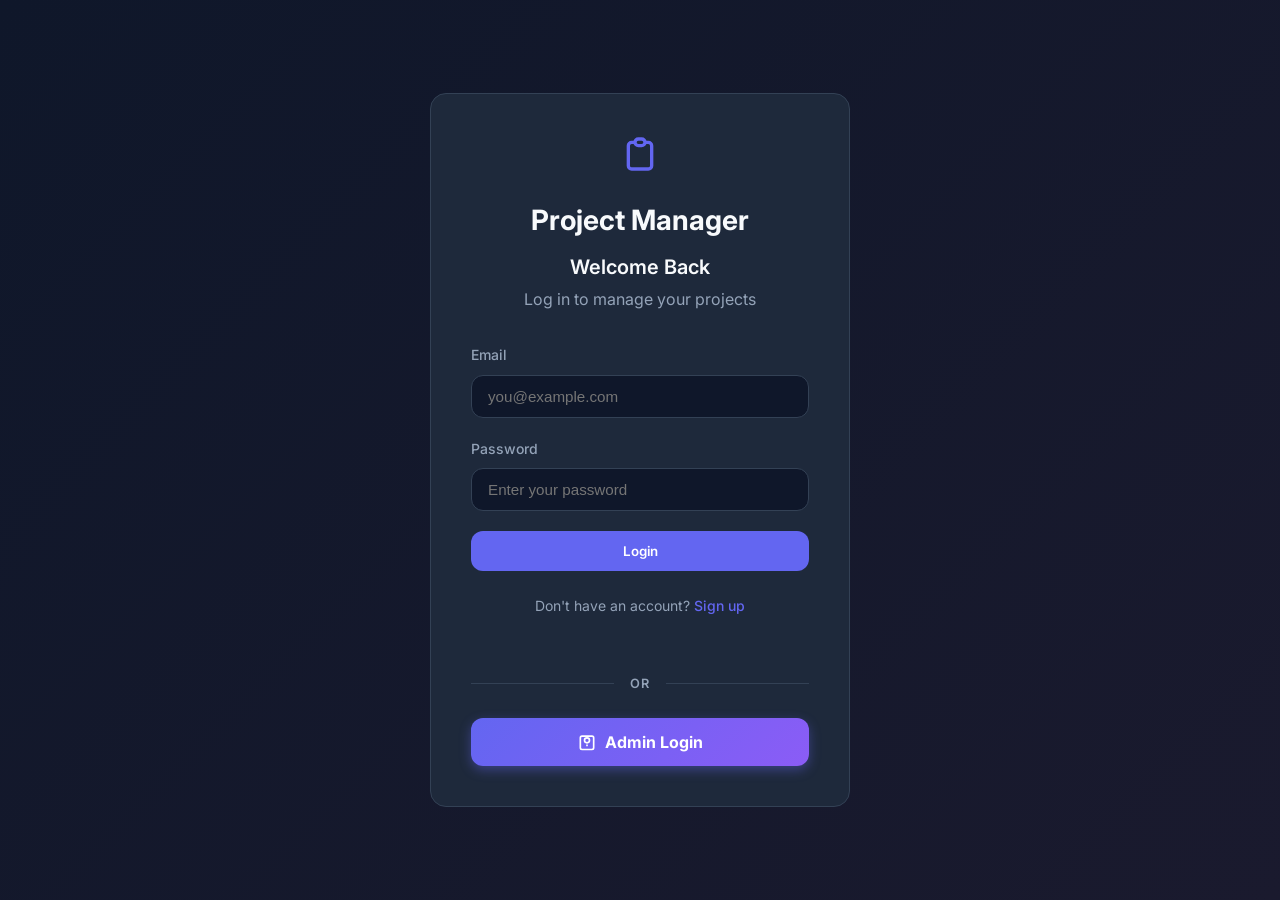
<file: target/classes/static/index.html>
<!DOCTYPE html>
<html lang="en">
<head>
    <meta charset="UTF-8">
    <meta name="viewport" content="width=device-width, initial-scale=1.0">
    <title>ProjectManager | Login</title>
    <link rel="stylesheet" href="style.css">
    <link href="https://fonts.googleapis.com/css2?family=Inter:wght@400;600;700&display=swap" rel="stylesheet">
</head>
<body>
    <div class="auth-container">
        <div class="auth-card">
            <div class="logo">
                <svg width="40" height="40" viewBox="0 0 24 24" fill="none" stroke="currentColor" stroke-width="2">
                    <path d="M9 5H7a2 2 0 00-2 2v12a2 2 0 002 2h10a2 2 0 002-2V7a2 2 0 00-2-2h-2M9 5a2 2 0 002 2h2a2 2 0 002-2M9 5a2 2 0 012-2h2a2 2 0 012 2"/>
                </svg>
            </div>
            <h2>Project Manager</h2>

            <div id="login-form">
                <h3>Welcome Back</h3>
                <p class="text-muted">Log in to manage your projects</p>
                <form id="loginForm">
                    <div class="form-group">
                        <label for="loginEmail">Email</label>
                        <input type="email" id="loginEmail" placeholder="you@example.com" required>
                    </div>
                    <div class="form-group">
                        <label for="loginPassword">Password</label>
                        <input type="password" id="loginPassword" placeholder="Enter your password" required>
                    </div>
                    <button type="submit" class="btn-primary btn-block">Login</button>
                </form>
                <p class="form-footer">
                    Don't have an account? <a href="#" id="showSignup">Sign up</a>
                </p>
            </div>

            <div class="admin-login-section">
                <div class="divider">
                    <span>OR</span>
                </div>
                <button type="button" class="btn-admin-login" id="showAdminLogin">
                    <svg width="20" height="20" viewBox="0 0 24 24" fill="none" stroke="currentColor" stroke-width="2">
                        <path d="M12 15v2m-6 4h12a2 2 0 002-2v-12a2 2 0 00-2-2h-12a2 2 0 00-2 2v12a2 2 0 002 2z"/>
                        <circle cx="12" cy="10" r="3"/>
                    </svg>
                    Admin Login
                </button>
            </div>

            <div id="admin-login-form" class="hidden">
                <div class="admin-header">
                    <svg width="32" height="32" viewBox="0 0 24 24" fill="none" stroke="currentColor" stroke-width="2">
                        <path d="M12 15v2m-6 4h12a2 2 0 002-2v-12a2 2 0 00-2-2h-12a2 2 0 00-2 2v12a2 2 0 002 2z"/>
                        <circle cx="12" cy="10" r="3"/>
                    </svg>
                    <h3>Admin Portal</h3>
                    <p class="text-muted">Restricted access for administrators</p>
                </div>
                <form id="adminLoginForm">
                    <div class="form-group">
                        <label for="adminEmail">Admin Email</label>
                        <input type="email" id="adminEmail" placeholder="admin@example.com" required>
                    </div>
                    <div class="form-group">
                        <label for="adminPassword">Admin Password</label>
                        <input type="password" id="adminPassword" placeholder="Enter admin password" required>
                    </div>
                    <button type="submit" class="btn-primary btn-block">Admin Login</button>
                </form>
                <p class="form-footer">
                    <a href="#" id="showUserLogin">← Back to User Login</a>
                </p>
            </div>

            <div id="signup-form" class="hidden">
                <h3>Create Account</h3>
                <p class="text-muted">Join and start tracking your work</p>
                <form id="signupForm">
                    <div class="form-group">
                        <label for="signupName">Full Name</label>
                        <input type="text" id="signupName" placeholder="John Doe" required>
                    </div>
                    <div class="form-group">
                        <label for="signupEmail">Email</label>
                        <input type="email" id="signupEmail" placeholder="john@example.com" required>
                    </div>
                    <div class="form-group">
                        <label for="signupPassword">Password</label>
                        <input type="password" id="signupPassword" placeholder="Min 6 characters" required>
                    </div>
                    <button type="submit" class="btn-primary btn-block">Sign Up</button>
                </form>
                <p class="form-footer">
                    Already have an account? <a href="#" id="showLogin">Login</a>
                </p>
            </div>
        </div>
    </div>
    <script src="auth.js"></script>
</body>
</html>
</file>
<file: target/classes/static/style.css>
:root {
    --primary: #6366f1;
    --primary-hover: #4f46e5;
    --primary-light: rgba(99, 102, 241, 0.1);
    --bg-dark: #0f172a;
    --bg-card: #1e293b;
    --bg-input: #0f172a;
    --border: #334155;
    --text-main: #f8fafc;
    --text-muted: #94a3b8;
    --success: #10b981;
    --warning: #f59e0b;
    --danger: #ef4444;
    --info: #3b82f6;
    --glass: rgba(30, 41, 59, 0.8);
    --shadow: 0 4px 6px -1px rgba(0, 0, 0, 0.3);
    --radius: 0.75rem;
}

* {
    margin: 0;
    padding: 0;
    box-sizing: border-box;
}

body {
    font-family: 'Inter', -apple-system, BlinkMacSystemFont, sans-serif;
    background-color: var(--bg-dark);
    color: var(--text-main);
    line-height: 1.6;
    min-height: 100vh;
}

.container {
    max-width: 1280px;
    margin: 0 auto;
    padding: 2rem;
}

h1 { font-size: 1.875rem; font-weight: 700; }
h2 { font-size: 1.5rem; font-weight: 700; }
h3 { font-size: 1.25rem; font-weight: 600; }
h4 { font-size: 1.1rem; font-weight: 600; }

.text-muted { color: var(--text-muted); }

.hidden { display: none !important; }

/* Navigation */
.nav {
    display: flex;
    justify-content: space-between;
    align-items: center;
    padding: 1rem 2rem;
    background: var(--bg-card);
    border-bottom: 1px solid var(--border);
    position: sticky;
    top: 0;
    z-index: 50;
}

.nav-brand {
    display: flex;
    align-items: center;
    gap: 0.75rem;
    color: var(--primary);
    font-weight: 700;
    font-size: 1.1rem;
}

.btn-back {
    display: flex;
    align-items: center;
    gap: 0.5rem;
    background: transparent;
    color: var(--text-muted);
    border: 1px solid var(--border);
    padding: 0.5rem 1rem;
    border-radius: var(--radius);
    cursor: pointer;
    transition: all 0.2s;
}

.btn-back:hover {
    color: var(--text-main);
    border-color: var(--primary);
}

.nav-actions {
    display: flex;
    align-items: center;
    gap: 1rem;
}

.user-badge {
    background: var(--primary-light);
    color: var(--primary);
    padding: 0.4rem 1rem;
    border-radius: 2rem;
    font-size: 0.875rem;
    font-weight: 600;
}

.btn-icon {
    background: transparent;
    border: 1px solid var(--border);
    color: var(--text-muted);
    padding: 0.5rem;
    border-radius: var(--radius);
    cursor: pointer;
    transition: all 0.2s;
}

.btn-icon:hover {
    color: var(--danger);
    border-color: var(--danger);
}

/* Auth Page */
.auth-container {
    min-height: 100vh;
    display: flex;
    align-items: center;
    justify-content: center;
    padding: 2rem;
    background: linear-gradient(135deg, var(--bg-dark) 0%, #1a1a2e 100%);
}

.auth-card {
    background: var(--bg-card);
    border: 1px solid var(--border);
    border-radius: 1rem;
    padding: 2.5rem;
    width: 100%;
    max-width: 420px;
    text-align: center;
}

.logo {
    display: flex;
    justify-content: center;
    margin-bottom: 1.5rem;
    color: var(--primary);
}

.auth-card h2 {
    font-size: 1.75rem;
    margin-bottom: 0.5rem;
}

.auth-card h3 {
    margin-bottom: 0.25rem;
}

.auth-card .text-muted {
    margin-bottom: 2rem;
}

/* Form Styles */
.form-group {
    margin-bottom: 1.25rem;
    text-align: left;
}

.form-group label {
    display: block;
    font-size: 0.875rem;
    font-weight: 500;
    margin-bottom: 0.5rem;
    color: var(--text-muted);
}

.form-group input,
.form-group textarea,
.form-group select {
    width: 100%;
    padding: 0.75rem 1rem;
    background: var(--bg-input);
    border: 1px solid var(--border);
    border-radius: var(--radius);
    color: var(--text-main);
    font-size: 0.95rem;
    transition: border-color 0.2s;
}

.form-group input:focus,
.form-group textarea:focus,
.form-group select:focus {
    outline: none;
    border-color: var(--primary);
}

.form-group textarea {
    resize: vertical;
    min-height: 80px;
}

.form-group-inline {
    display: flex;
    gap: 0.75rem;
}

.form-group-inline input {
    flex: 1;
}

.form-footer {
    margin-top: 1.5rem;
    font-size: 0.875rem;
    color: var(--text-muted);
}

.form-footer a {
    color: var(--primary);
    text-decoration: none;
    font-weight: 500;
}

.form-footer a:hover {
    text-decoration: underline;
}

/* Buttons */
button {
    cursor: pointer;
    border: none;
    border-radius: var(--radius);
    font-weight: 600;
    transition: all 0.2s;
    font-family: inherit;
}

.btn-primary {
    background: var(--primary);
    color: white;
    padding: 0.75rem 1.5rem;
    display: inline-flex;
    align-items: center;
    justify-content: center;
    gap: 0.5rem;
}

.btn-primary:hover {
    background: var(--primary-hover);
    transform: translateY(-1px);
}

.btn-primary:disabled {
    opacity: 0.6;
    cursor: not-allowed;
    transform: none;
}

.btn-secondary {
    background: transparent;
    color: var(--text-muted);
    padding: 0.75rem 1.5rem;
    border: 1px solid var(--border);
}

.btn-secondary:hover {
    background: var(--bg-card);
    color: var(--text-main);
}

.btn-block {
    width: 100%;
}

.btn-sm {
    padding: 0.4rem 0.75rem;
    font-size: 0.8rem;
    display: inline-flex;
    align-items: center;
    gap: 0.35rem;
    border-radius: 0.5rem;
}

.btn-view {
    background: var(--primary-light);
    color: var(--primary);
}

.btn-view:hover {
    background: var(--primary);
    color: white;
}

.btn-edit {
    background: rgba(59, 130, 246, 0.1);
    color: var(--info);
}

.btn-edit:hover {
    background: var(--info);
    color: white;
}

.btn-delete {
    background: rgba(239, 68, 68, 0.1);
    color: var(--danger);
}

.btn-delete:hover {
    background: var(--danger);
    color: white;
}

.btn-members {
    background: rgba(16, 185, 129, 0.1);
    color: var(--success);
}

.btn-members:hover {
    background: var(--success);
    color: white;
}

.btn-close {
    background: transparent;
    color: var(--text-muted);
    font-size: 1.5rem;
    padding: 0.25rem;
    line-height: 1;
}

.btn-close:hover {
    color: var(--text-main);
}

/* Page Header */
.page-header {
    display: flex;
    justify-content: space-between;
    align-items: flex-start;
    margin-bottom: 2rem;
    gap: 1rem;
    flex-wrap: wrap;
}

.page-header h1 {
    margin-bottom: 0.25rem;
}

/* Stats Grid */
.stats-grid {
    display: grid;
    grid-template-columns: repeat(auto-fit, minmax(180px, 1fr));
    gap: 1.25rem;
    margin-bottom: 2.5rem;
}

.stat-card {
    background: var(--bg-card);
    border: 1px solid var(--border);
    border-radius: var(--radius);
    padding: 1.25rem;
    display: flex;
    align-items: center;
    gap: 1rem;
}

.stat-icon {
    width: 48px;
    height: 48px;
    border-radius: 0.75rem;
    display: flex;
    align-items: center;
    justify-content: center;
}

.stat-icon.projects { background: rgba(99, 102, 241, 0.15); color: var(--primary); }
.stat-icon.tasks { background: rgba(59, 130, 246, 0.15); color: var(--info); }
.stat-icon.progress { background: rgba(245, 158, 11, 0.15); color: var(--warning); }
.stat-icon.overdue { background: rgba(239, 68, 68, 0.15); color: var(--danger); }
.stat-icon.mytasks { background: rgba(16, 185, 129, 0.15); color: var(--success); }

.stat-info {
    display: flex;
    flex-direction: column;
}

.stat-value {
    font-size: 1.5rem;
    font-weight: 700;
}

.stat-label {
    font-size: 0.8rem;
    color: var(--text-muted);
}

/* Section Header */
.section-header {
    margin-bottom: 1.5rem;
}

.section-header h2 {
    margin-bottom: 0;
}

/* Projects Grid */
.projects-grid {
    display: grid;
    grid-template-columns: repeat(auto-fill, minmax(320px, 1fr));
    gap: 1.5rem;
}

.project-card {
    background: var(--bg-card);
    border: 1px solid var(--border);
    border-radius: var(--radius);
    padding: 1.5rem;
    transition: all 0.2s;
}

.project-card:hover {
    border-color: var(--primary);
    transform: translateY(-2px);
}

.card-header {
    display: flex;
    justify-content: space-between;
    align-items: flex-start;
    margin-bottom: 0.75rem;
}

.card-header h3 {
    margin-bottom: 0;
    flex: 1;
}

.card-desc {
    color: var(--text-muted);
    font-size: 0.875rem;
    margin-bottom: 1rem;
    min-height: 40px;
    line-height: 1.5;
}

.card-meta {
    display: flex;
    justify-content: space-between;
    align-items: center;
    margin-bottom: 1rem;
    font-size: 0.8rem;
}

.owner {
    display: flex;
    align-items: center;
    gap: 0.35rem;
    color: var(--text-muted);
}

.tasks-count {
    color: var(--text-muted);
    background: var(--bg-input);
    padding: 0.2rem 0.6rem;
    border-radius: 1rem;
}

.progress-bar {
    height: 6px;
    background: var(--bg-input);
    border-radius: 3px;
    overflow: hidden;
    margin-bottom: 1rem;
}

.progress-fill {
    height: 100%;
    background: linear-gradient(90deg, var(--primary), var(--success));
    border-radius: 3px;
    transition: width 0.3s ease;
}

.card-actions {
    display: flex;
    gap: 0.5rem;
    flex-wrap: wrap;
    padding-top: 1rem;
    border-top: 1px solid var(--border);
}

/* Badges */
.badge {
    padding: 0.2rem 0.6rem;
    border-radius: 1rem;
    font-size: 0.7rem;
    font-weight: 600;
    text-transform: uppercase;
}

.badge-admin {
    background: rgba(99, 102, 241, 0.15);
    color: var(--primary);
}

.badge-member {
    background: rgba(16, 185, 129, 0.15);
    color: var(--success);
}

/* Tasks List */
.tasks-list {
    display: flex;
    flex-direction: column;
    gap: 1rem;
}

.task-item {
    background: var(--bg-card);
    border: 1px solid var(--border);
    border-radius: var(--radius);
    padding: 1.25rem;
    display: flex;
    justify-content: space-between;
    align-items: flex-start;
    gap: 1rem;
    transition: all 0.2s;
}

.task-item:hover {
    border-color: var(--primary);
}

.task-item.task-completed {
    opacity: 0.7;
}

.task-item.task-completed h4 {
    text-decoration: line-through;
}

.task-main {
    flex: 1;
}

.task-status-wrapper {
    display: flex;
    gap: 1rem;
    align-items: flex-start;
}

.task-status {
    width: 12px;
    height: 12px;
    border-radius: 50%;
    margin-top: 0.35rem;
    flex-shrink: 0;
}

.task-status.status-todo { background: var(--text-muted); }
.task-status.status-in-progress { background: var(--warning); }
.task-status.status-completed { background: var(--success); }
.task-status.status-overdue { background: var(--danger); }

.task-content h4 {
    margin-bottom: 0.35rem;
}

.task-desc {
    color: var(--text-muted);
    font-size: 0.875rem;
    margin-bottom: 0.75rem;
}

.task-meta {
    display: flex;
    align-items: center;
    gap: 1rem;
    flex-wrap: wrap;
    font-size: 0.8rem;
}

.task-assignee {
    display: flex;
    align-items: center;
    gap: 0.35rem;
    color: var(--text-muted);
}

.due-badge {
    padding: 0.15rem 0.5rem;
    border-radius: 0.35rem;
    font-weight: 500;
    font-size: 0.75rem;
}

.due-badge.overdue {
    background: rgba(239, 68, 68, 0.15);
    color: var(--danger);
}

.due-badge.due-today {
    background: rgba(245, 158, 11, 0.15);
    color: var(--warning);
}

.due-badge.due-soon {
    background: rgba(59, 130, 246, 0.15);
    color: var(--info);
}

.due-badge.due-normal {
    background: rgba(16, 185, 129, 0.15);
    color: var(--success);
}

.due-date {
    color: var(--text-muted);
}

.task-actions {
    display: flex;
    align-items: center;
    gap: 0.5rem;
}

.status-select {
    padding: 0.4rem 0.6rem;
    background: var(--bg-input);
    border: 1px solid var(--border);
    border-radius: 0.5rem;
    color: var(--text-main);
    font-size: 0.8rem;
    cursor: pointer;
}

/* Task Filters */
.task-filters {
    display: flex;
    gap: 0.5rem;
    margin-bottom: 1.5rem;
    flex-wrap: wrap;
}

.filter-btn {
    padding: 0.5rem 1rem;
    background: var(--bg-card);
    border: 1px solid var(--border);
    color: var(--text-muted);
    border-radius: 2rem;
    font-size: 0.85rem;
    cursor: pointer;
    transition: all 0.2s;
}

.filter-btn:hover {
    border-color: var(--primary);
    color: var(--text-main);
}

.filter-btn.active {
    background: var(--primary);
    border-color: var(--primary);
    color: white;
}

/* Modal */
.modal-overlay {
    position: fixed;
    inset: 0;
    background: rgba(0, 0, 0, 0.7);
    backdrop-filter: blur(4px);
    display: flex;
    align-items: center;
    justify-content: center;
    z-index: 100;
    padding: 1rem;
}

.modal {
    background: var(--bg-card);
    border: 1px solid var(--border);
    border-radius: 1rem;
    width: 100%;
    max-width: 500px;
    max-height: 90vh;
    overflow-y: auto;
}

.modal-header {
    display: flex;
    justify-content: space-between;
    align-items: center;
    padding: 1.25rem 1.5rem;
    border-bottom: 1px solid var(--border);
}

.modal-header h3 {
    margin-bottom: 0;
}

.modal form {
    padding: 1.5rem;
}

.modal-actions {
    display: flex;
    gap: 0.75rem;
    margin-top: 1.5rem;
}

.modal-actions button {
    flex: 1;
}

/* Members List */
.members-list {
    max-height: 250px;
    overflow-y: auto;
    margin-bottom: 1rem;
}

.member-item {
    display: flex;
    justify-content: space-between;
    align-items: center;
    padding: 0.75rem;
    border-bottom: 1px solid var(--border);
}

.member-info {
    display: flex;
    align-items: center;
    gap: 0.75rem;
}

.member-avatar {
    width: 36px;
    height: 36px;
    border-radius: 50%;
    background: var(--primary-light);
    color: var(--primary);
    display: flex;
    align-items: center;
    justify-content: center;
    font-weight: 600;
    font-size: 0.9rem;
}

.member-name {
    font-weight: 500;
    font-size: 0.9rem;
}

.member-email {
    font-size: 0.8rem;
    color: var(--text-muted);
}

/* Empty State */
.empty-state {
    text-align: center;
    padding: 4rem 2rem;
    color: var(--text-muted);
}

.empty-state svg {
    margin-bottom: 1.5rem;
    opacity: 0.5;
}

.empty-state h3 {
    margin-bottom: 0.5rem;
    color: var(--text-main);
}

/* Toast */
.toast {
    position: fixed;
    bottom: 2rem;
    right: 2rem;
    padding: 1rem 1.5rem;
    border-radius: var(--radius);
    font-weight: 500;
    z-index: 200;
    animation: slideIn 0.3s ease;
    box-shadow: var(--shadow);
}

.toast-success {
    background: var(--success);
    color: white;
}

.toast-error {
    background: var(--danger);
    color: white;
}

@keyframes slideIn {
    from { transform: translateX(100%); opacity: 0; }
    to { transform: translateX(0); opacity: 1; }
}

.admin-login-section {
    margin-top: 2rem;
    padding-top: 1.5rem;
}

.divider {
    display: flex;
    align-items: center;
    gap: 1rem;
    margin-bottom: 1.5rem;
    color: var(--text-muted);
    font-size: 0.8rem;
    font-weight: 600;
    text-transform: uppercase;
    letter-spacing: 0.05em;
}

.divider::before,
.divider::after {
    content: '';
    flex: 1;
    height: 1px;
    background: var(--border);
}

.btn-admin-login {
    width: 100%;
    padding: 0.875rem 1.5rem;
    background: linear-gradient(135deg, #6366f1 0%, #8b5cf6 100%);
    color: white;
    font-size: 1rem;
    font-weight: 700;
    border: none;
    border-radius: var(--radius);
    cursor: pointer;
    transition: all 0.3s ease;
    display: flex;
    align-items: center;
    justify-content: center;
    gap: 0.5rem;
    box-shadow: 0 4px 12px rgba(99, 102, 241, 0.4);
}

.btn-admin-login:hover {
    transform: translateY(-2px);
    box-shadow: 0 6px 20px rgba(99, 102, 241, 0.6);
    background: linear-gradient(135deg, #4f46e5 0%, #7c3aed 100%);
}

.btn-admin-login:active {
    transform: translateY(0);
}

.admin-header {
    text-align: center;
    margin-bottom: 2rem;
    color: var(--primary);
}

.admin-header h3 {
    margin-top: 0.5rem;
    margin-bottom: 0.25rem;
    color: var(--text-main);
}

.admin-header .text-muted {
    font-size: 0.85rem;
}

#admin-login-form .form-footer a {
    display: inline-flex;
    align-items: center;
    gap: 0.35rem;
    color: var(--text-muted);
    transition: color 0.2s;
}

#admin-login-form .form-footer a:hover {
    color: var(--primary);
    text-decoration: none;
}
@media (max-width: 768px) {
    .container {
        padding: 1rem;
    }

    .nav {
        padding: 0.75rem 1rem;
    }

    .stats-grid {
        grid-template-columns: repeat(2, 1fr);
    }

    .projects-grid {
        grid-template-columns: 1fr;
    }

    .page-header {
        flex-direction: column;
        align-items: stretch;
    }

    .task-item {
        flex-direction: column;
    }

    .task-actions {
        width: 100%;
        justify-content: flex-end;
        padding-top: 0.75rem;
        border-top: 1px solid var(--border);
    }
}

@media (max-width: 480px) {
    .stats-grid {
        grid-template-columns: 1fr;
    }

    .auth-card {
        padding: 1.5rem;
    }
}
</file>
